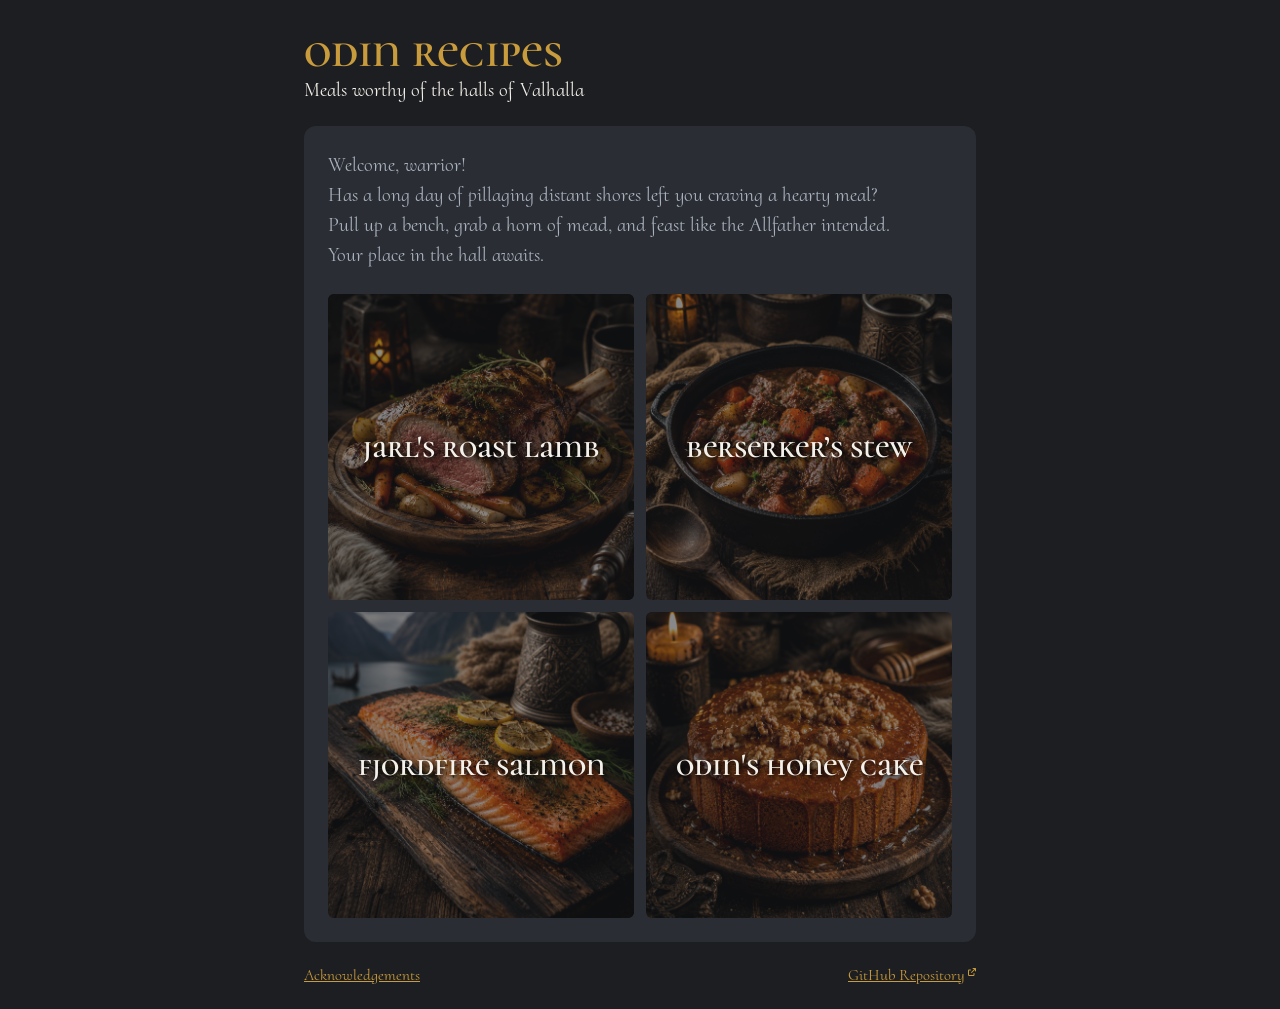
<file: index.html>
<!doctype html>
<html lang="en">
<head>
  <meta charset="UTF-8">
  <meta content="width=device-width, initial-scale=1" name="viewport">
  <link href="./assets/default.css" rel="stylesheet">
  <title>Odin Recipes</title>
</head>
<body>
  <header>
    <div id="site__title"><a href="./index.html"><h1>Odin Recipes</h1></a></div>
    <div id="site__subtitle">Meals worthy of the halls of Valhalla</div>
  </header>
  <main>
    <section>
      <p>Welcome, warrior!</p>
      <p>Has a long day of pillaging distant shores left you craving a hearty meal?</p>
      <p>Pull up a bench, grab a horn of mead, and feast like the Allfather intended.</p>
      <p>Your place in the hall awaits.</p>
    </section>

    <section class="recipes">
      <a class="recipe__card" href="./recipes/jarls-roast-lamb.html">
        <p class="recipe__name">Jarl's Roast Lamb</p>
        <img alt="Jarl's Roast Lamb" class="recipe__image" src="./assets/images/f7678df5abf7.png">
      </a>
      <a class="recipe__card" href="./recipes/berserkers-stew.html">
        <p class="recipe__name">Berserker’s Stew</p>
        <img alt="Berserker’s Stew" class="recipe__image" src="./assets/images/8103312cc3ab.png">
      </a>
      <a class="recipe__card" href="./recipes/fjordfire-salmon.html">
        <p class="recipe__name">Fjordfire Salmon</p>
        <img alt="Fjordfire Salmon" class="recipe__image" src="./assets/images/a876456f0e46.png">
      </a>
      <a class="recipe__card" href="./recipes/odins-honey-cake.html">
        <p class="recipe__name">Odin's Honey Cake</p>
        <img alt="Odin's Honey Cake" class="recipe__image" src="./assets/images/fd5658f6d275.png">
      </a>
    </section>
  </main>
  <footer>
    <small><a href="./acknowledgements.html">Acknowledgements</a></small>
    <small><a href="https://github.com/TuringTVPI/odin-recipes" rel="noopener noreferrer" target="_blank">GitHub Repository</a></small>
  </footer>
</body>
</html>
</file>
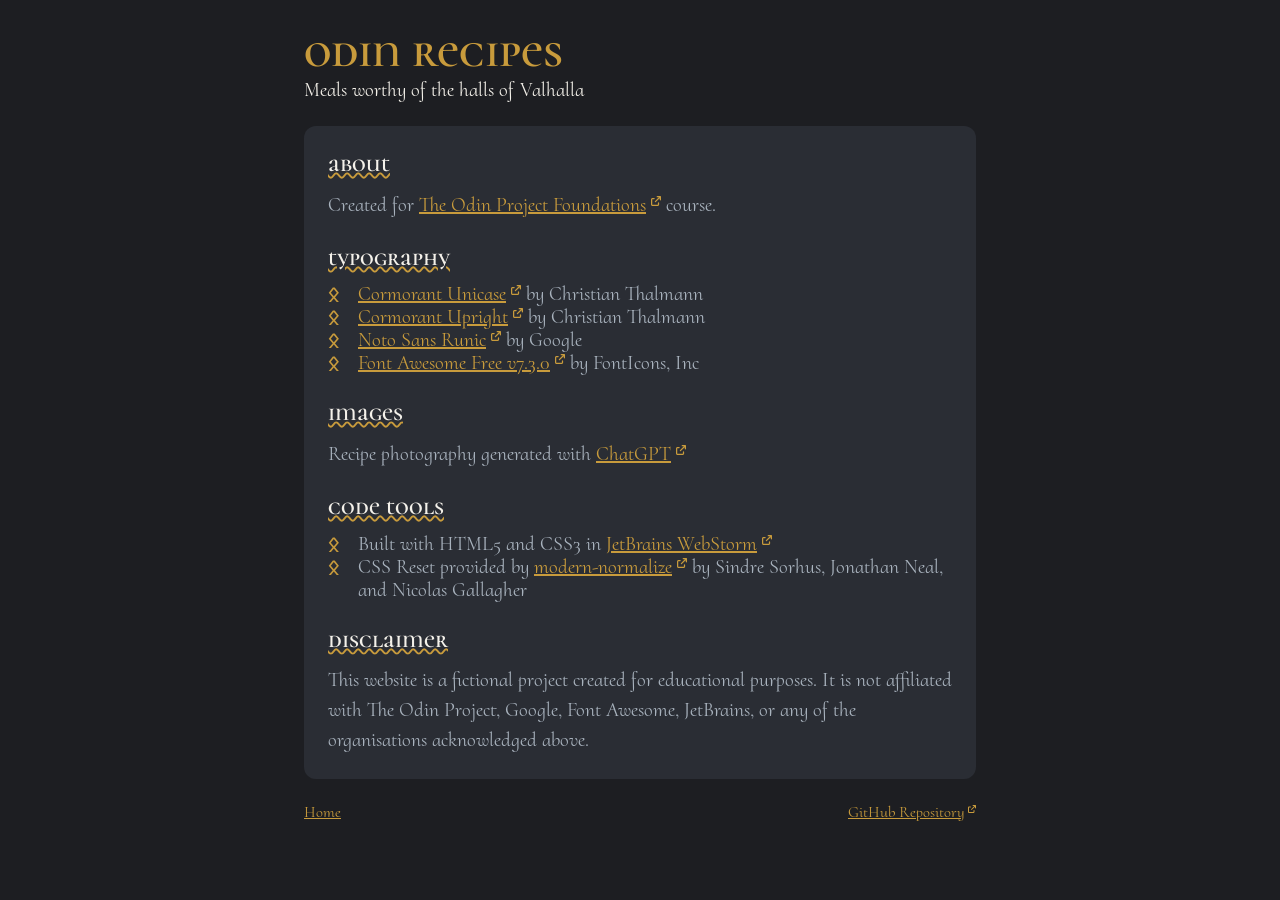
<file: acknowledgements.html>
<!doctype html>
<html lang="en">
<head>
  <meta charset="UTF-8">
  <meta content="width=device-width, initial-scale=1" name="viewport">
  <link href="./assets/default.css" rel="stylesheet">
  <title>Acknowledgements | Odin Recipes</title>
</head>
<body>
  <header>
    <div id="site__title"><a href="./index.html">Odin Recipes</a></div>
    <div id="site__subtitle">Meals worthy of the halls of Valhalla</div>
  </header>
  <main>
    <section>
      <h2>About</h2>
      <p>Created for <a href="https://www.theodinproject.com/paths/foundations/courses/foundations"
                        rel="noopener noreferrer"
                        target="_blank">The Odin Project Foundations</a>
         course.</p>
    </section>

    <section>
      <h2>Typography</h2>
      <ul>
        <li><a href="https://fonts.google.com/specimen/Cormorant+Unicase"
               rel="noopener noreferrer"
               target="_blank">Cormorant Unicase</a> by Christian Thalmann
        </li>
        <li><a href="https://fonts.google.com/specimen/Cormorant+Upright"
               rel="noopener noreferrer"
               target="_blank">Cormorant Upright</a> by Christian Thalmann
        </li>
        <li><a href="https://fonts.google.com/specimen/Noto+Sans+Runic"
               rel="noopener noreferrer"
               target="_blank">Noto Sans Runic</a> by Google
        </li>
        <li><a href="https://fontawesome.com"
               rel="noopener noreferrer"
               target="_blank">Font Awesome Free v7.3.0</a> by FontIcons, Inc
        </li>
      </ul>
    </section>

    <section>
      <h2>Images</h2>
      <p>Recipe photography generated with <a href="https://chatgpt.com"
                                              rel="noopener noreferrer"
                                              target="_blank">ChatGPT</a></p>
    </section>

    <section>
      <h2>Code Tools</h2>
      <ul>
        <li>Built with HTML5 and CSS3 in <a href="https://www.jetbrains.com/webstorm/"
                                            rel="noopener noreferrer"
                                            target="_blank">JetBrains WebStorm</a></li>
        <li>CSS Reset provided by <a href="https://github.com/sindresorhus/modern-normalize"
                                     rel="noopener noreferrer"
                                     target="_blank">modern-normalize</a> by Sindre Sorhus, Jonathan Neal, and Nicolas Gallagher
        </li>
      </ul>
    </section>

    <section>
      <h2>Disclaimer</h2>
      <p>This website is a fictional project created for educational purposes. It is not affiliated with The Odin Project, Google, Font Awesome, JetBrains, or any of the organisations acknowledged above.</p>
    </section>
  </main>

  <footer>
    <small><a href="./index.html">Home</a></small>
    <small><a href="https://github.com/TuringTVPI/odin-recipes" rel="noopener noreferrer" target="_blank">GitHub Repository</a></small>
  </footer>
</body>
</html>
</file>
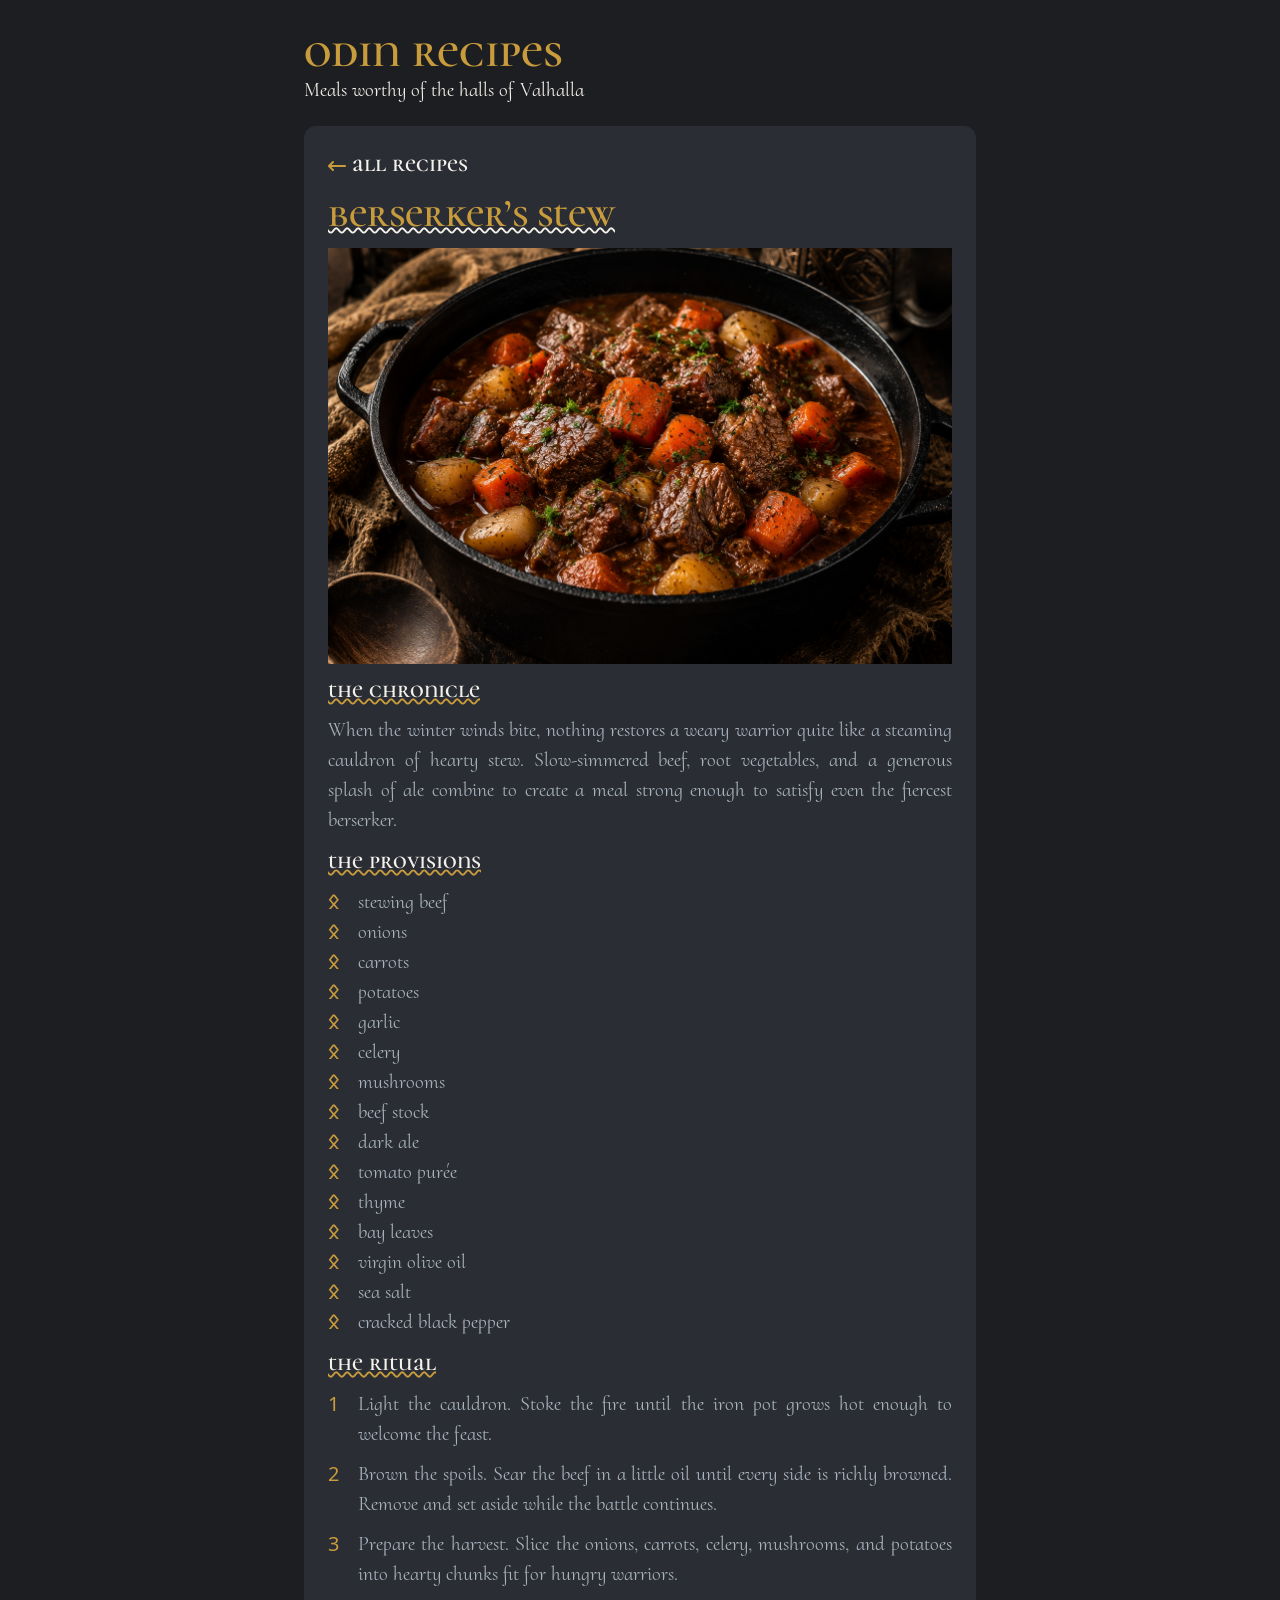
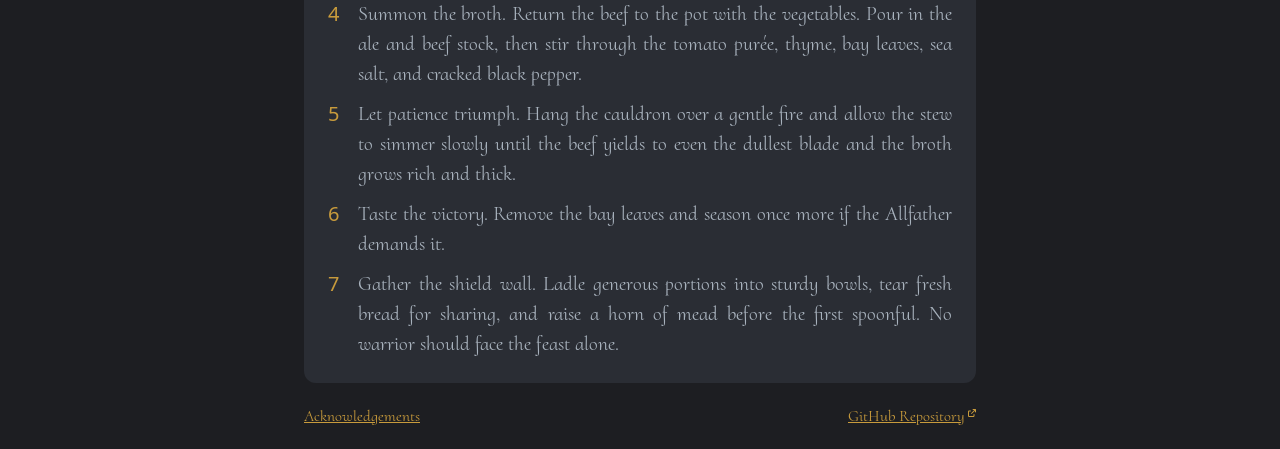
<file: recipes/berserkers-stew.html>
<!doctype html>
<html lang="en">
<head>
  <meta charset="UTF-8">
  <meta content="width=device-width, initial-scale=1" name="viewport">
  <link href="../assets/default.css" rel="stylesheet">
  <title>Berserker’s Stew | Odin Recipes</title>
</head>
<body>
  <header>
    <div id="site__title"><a href="../index.html">Odin Recipes</a></div>
    <div id="site__subtitle">Meals worthy of the halls of Valhalla</div>
  </header>
  <main>
    <section class="recipe__hero">
      <header>
        <a class="breadcrumb" href="../index.html">All recipes</a>
        <h1>Berserker’s Stew</h1>
      </header>
      <img alt="Berserker’s Stew" src="../assets/images/8103312cc3ab.png">
      <section>
        <h2>The Chronicle</h2>
        <p>When the winter winds bite, nothing restores a weary warrior quite like a steaming cauldron of hearty stew. Slow-simmered beef, root vegetables, and a generous splash of ale combine to create a meal strong enough to satisfy even the fiercest
           berserker.</p>
      </section>
      <section>
        <h2>The Provisions</h2>
        <ul>
          <li>stewing beef</li>
          <li>onions</li>
          <li>carrots</li>
          <li>potatoes</li>
          <li>garlic</li>
          <li>celery</li>
          <li>mushrooms</li>
          <li>beef stock</li>
          <li>dark ale</li>
          <li>tomato purée</li>
          <li>thyme</li>
          <li>bay leaves</li>
          <li>virgin olive oil</li>
          <li>sea salt</li>
          <li>cracked black pepper</li>
        </ul>
      </section>
      <section>
        <h2>The Ritual</h2>
        <ol>
          <li>Light the cauldron. Stoke the fire until the iron pot grows hot enough to welcome the feast.</li>
          <li>Brown the spoils. Sear the beef in a little oil until every side is richly browned. Remove and set aside while the battle continues.</li>
          <li>Prepare the harvest. Slice the onions, carrots, celery, mushrooms, and potatoes into hearty chunks fit for hungry warriors.</li>
          <li>Summon the broth. Return the beef to the pot with the vegetables. Pour in the ale and beef stock, then stir through the tomato purée, thyme, bay leaves, sea salt, and cracked black pepper.</li>
          <li>Let patience triumph. Hang the cauldron over a gentle fire and allow the stew to simmer slowly until the beef yields to even the dullest blade and the broth grows rich and thick.</li>
          <li>Taste the victory. Remove the bay leaves and season once more if the Allfather demands it.</li>
          <li>Gather the shield wall. Ladle generous portions into sturdy bowls, tear fresh bread for sharing, and raise a horn of mead before the first spoonful. No warrior should face the feast alone.</li>
        </ol>
      </section>
    </section>
  </main>
  <footer>
    <small><a href="../acknowledgements.html">Acknowledgements</a></small>
    <small><a href="https://github.com/TuringTVPI/odin-recipes" rel="noopener noreferrer" target="_blank">GitHub Repository</a></small>
  </footer>
</body>
</html>
</file>
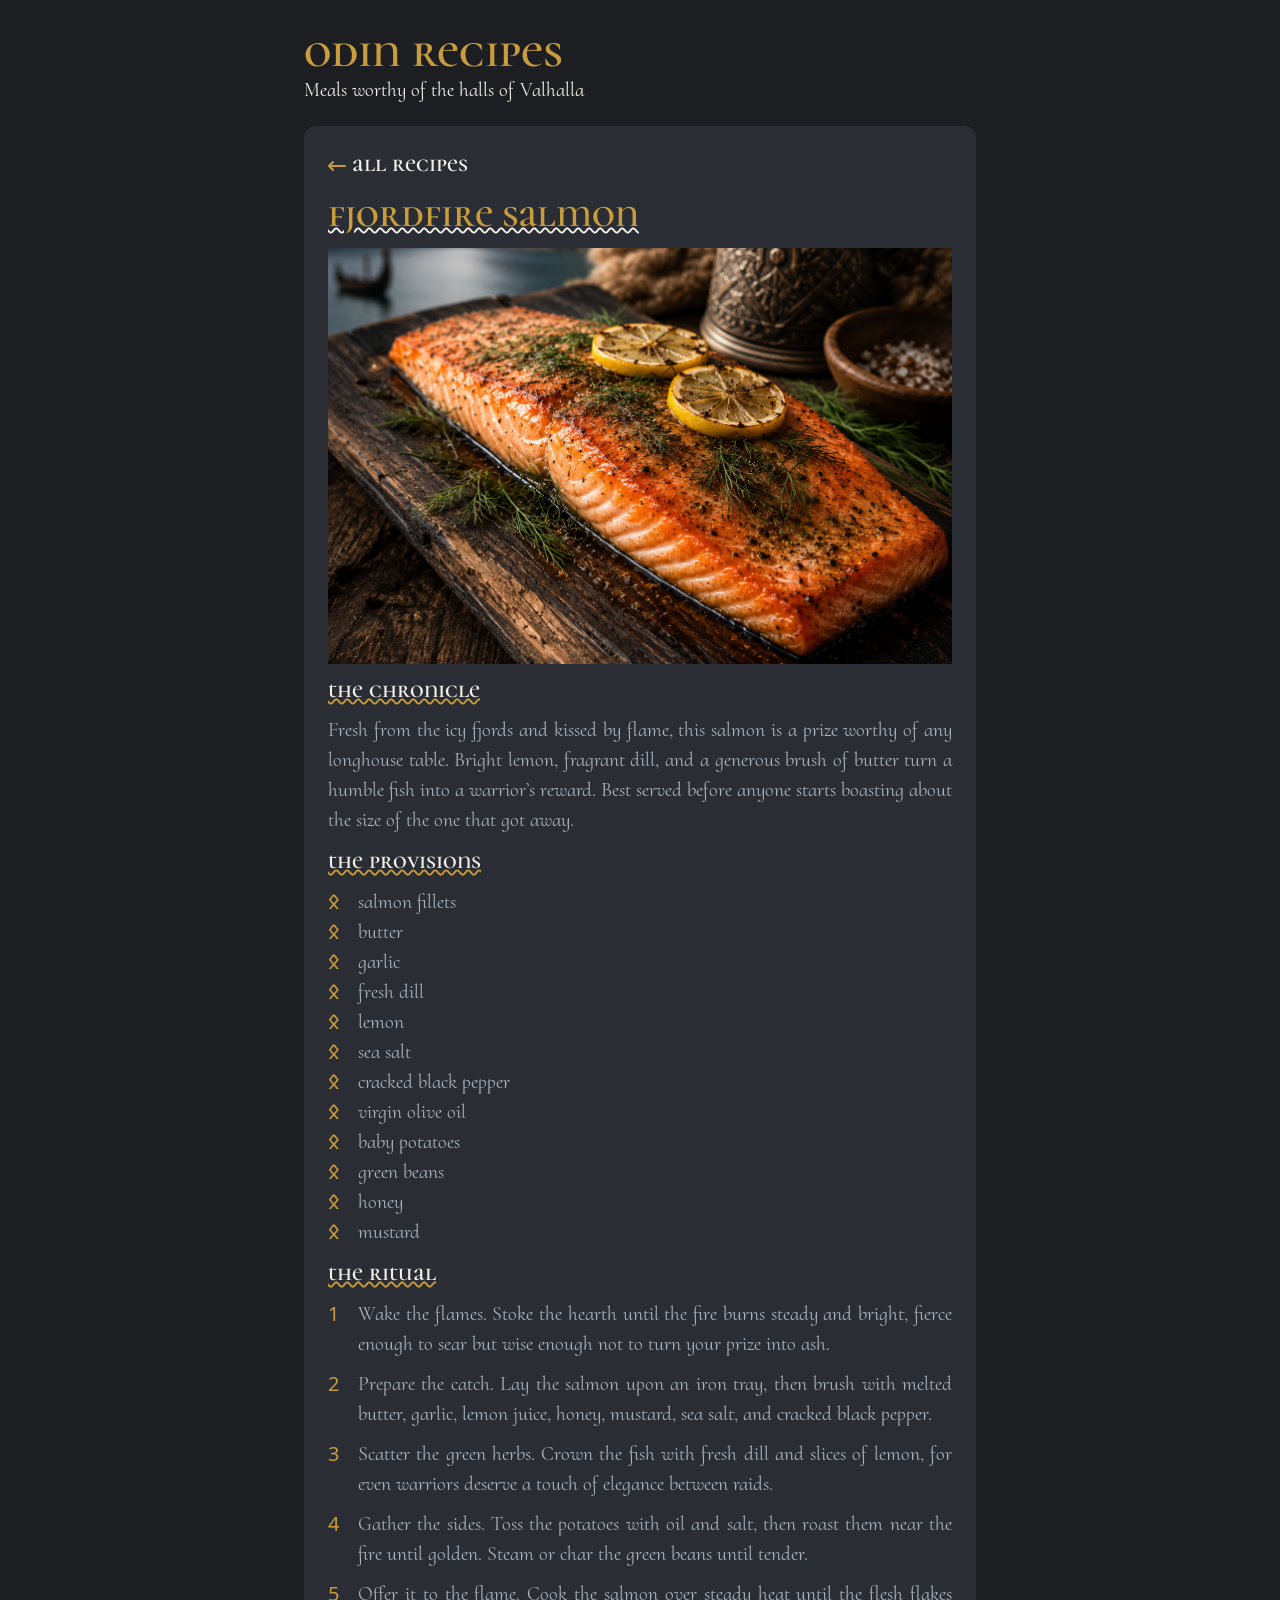
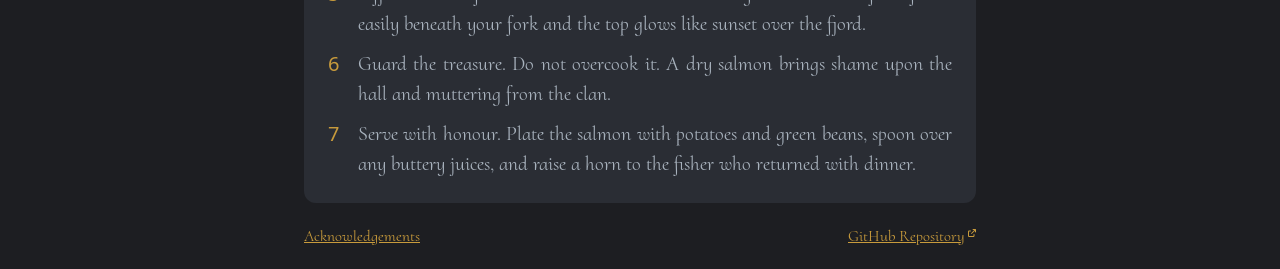
<file: recipes/fjordfire-salmon.html>
<!doctype html>
<html lang="en">
<head>
  <meta charset="UTF-8">
  <meta content="width=device-width, initial-scale=1" name="viewport">
  <link href="../assets/default.css" rel="stylesheet">
  <title>Fjordfire Salmon | Odin Recipes</title>
</head>
<body>
  <header>
    <div id="site__title"><a href="../index.html">Odin Recipes</a></div>
    <div id="site__subtitle">Meals worthy of the halls of Valhalla</div>
  </header>
  <main>
    <section class="recipe__hero">
      <header>
        <a class="breadcrumb" href="../index.html">All recipes</a>
        <h1>Fjordfire Salmon</h1>
      </header>
      <img alt="Fjordfire Salmon" src="../assets/images/a876456f0e46.png">
      <section>
        <h2>The Chronicle</h2>
        <p>Fresh from the icy fjords and kissed by flame, this salmon is a prize worthy of any longhouse table. Bright lemon, fragrant dill, and a generous brush of butter turn a humble fish into a warrior’s reward. Best served before anyone starts
           boasting about the size of the one that got away.</p>
      </section>
      <section>
        <h2>The Provisions</h2>
        <ul>
          <li>salmon fillets</li>
          <li>butter</li>
          <li>garlic</li>
          <li>fresh dill</li>
          <li>lemon</li>
          <li>sea salt</li>
          <li>cracked black pepper</li>
          <li>virgin olive oil</li>
          <li>baby potatoes</li>
          <li>green beans</li>
          <li>honey</li>
          <li>mustard</li>
        </ul>
      </section>
      <section>
        <h2>The Ritual</h2>
        <ol>
          <li>Wake the flames. Stoke the hearth until the fire burns steady and bright, fierce enough to sear but wise enough not to turn your prize into ash.</li>
          <li>Prepare the catch. Lay the salmon upon an iron tray, then brush with melted butter, garlic, lemon juice, honey, mustard, sea salt, and cracked black pepper.</li>
          <li>Scatter the green herbs. Crown the fish with fresh dill and slices of lemon, for even warriors deserve a touch of elegance between raids.</li>
          <li>Gather the sides. Toss the potatoes with oil and salt, then roast them near the fire until golden. Steam or char the green beans until tender.</li>
          <li>Offer it to the flame. Cook the salmon over steady heat until the flesh flakes easily beneath your fork and the top glows like sunset over the fjord.</li>
          <li>Guard the treasure. Do not overcook it. A dry salmon brings shame upon the hall and muttering from the clan.</li>
          <li>Serve with honour. Plate the salmon with potatoes and green beans, spoon over any buttery juices, and raise a horn to the fisher who returned with dinner.</li>
        </ol>
      </section>
    </section>
  </main>
  <footer>
    <small><a href="../acknowledgements.html">Acknowledgements</a></small>
    <small><a href="https://github.com/TuringTVPI/odin-recipes" rel="noopener noreferrer" target="_blank">GitHub Repository</a></small>
  </footer>
</body>
</html>
</file>
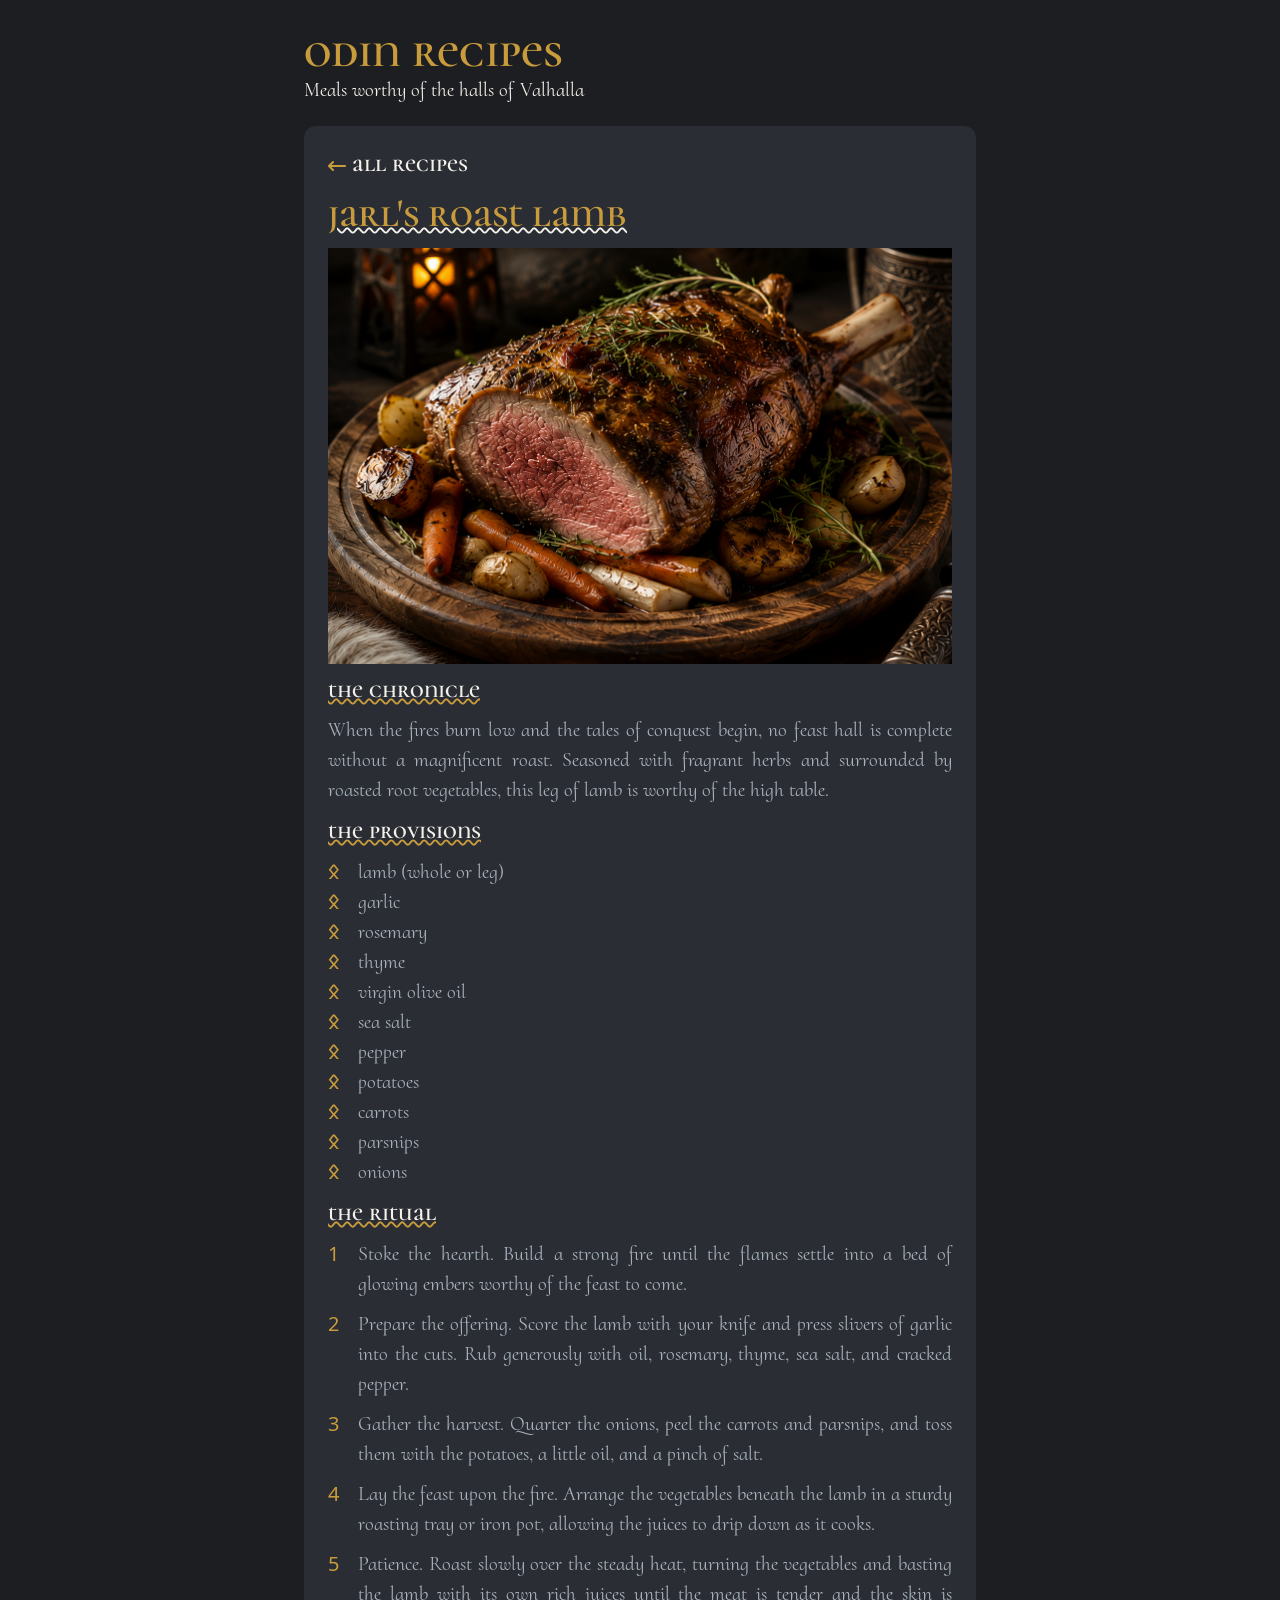
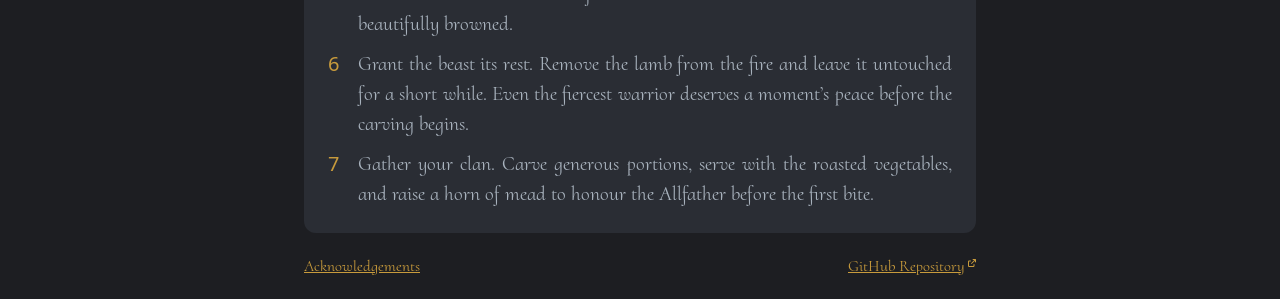
<file: recipes/jarls-roast-lamb.html>
<!doctype html>
<html lang="en">
<head>
  <meta charset="UTF-8">
  <meta content="width=device-width, initial-scale=1" name="viewport">
  <link href="../assets/default.css" rel="stylesheet">
  <title>Jarl's Roast Lamb | Odin Recipes</title>
</head>
<body>
  <header>
    <div id="site__title"><a href="../index.html">Odin Recipes</a></div>
    <div id="site__subtitle">Meals worthy of the halls of Valhalla</div>
  </header>
  <main>
    <section class="recipe__hero">
      <header>
        <a class="breadcrumb" href="../index.html">All recipes</a>
        <h1>Jarl's Roast Lamb</h1>
      </header>
      <img alt="Jarl's Roast Lamb" src="../assets/images/f7678df5abf7.png">
      <section>
        <h2>The Chronicle</h2>
        <p>When the fires burn low and the tales of conquest begin, no feast hall is complete without a magnificent roast. Seasoned with fragrant herbs and surrounded by roasted root vegetables, this leg of lamb is worthy of the high table.</p>
      </section>
      <section>
        <h2>The Provisions</h2>
        <ul>
          <li>lamb (whole or leg)</li>
          <li>garlic</li>
          <li>rosemary</li>
          <li>thyme</li>
          <li>virgin olive oil</li>
          <li>sea salt</li>
          <li>pepper</li>
          <li>potatoes</li>
          <li>carrots</li>
          <li>parsnips</li>
          <li>onions</li>
        </ul>
      </section>
      <section>
        <h2>The Ritual</h2>
        <ol>
          <li>Stoke the hearth. Build a strong fire until the flames settle into a bed of glowing embers worthy of the feast to come.</li>
          <li>Prepare the offering. Score the lamb with your knife and press slivers of garlic into the cuts. Rub generously with oil, rosemary, thyme, sea salt, and cracked pepper.</li>
          <li>Gather the harvest. Quarter the onions, peel the carrots and parsnips, and toss them with the potatoes, a little oil, and a pinch of salt.</li>
          <li>Lay the feast upon the fire. Arrange the vegetables beneath the lamb in a sturdy roasting tray or iron pot, allowing the juices to drip down as it cooks.</li>
          <li>Patience. Roast slowly over the steady heat, turning the vegetables and basting the lamb with its own rich juices until the meat is tender and the skin is beautifully browned.</li>
          <li>Grant the beast its rest. Remove the lamb from the fire and leave it untouched for a short while. Even the fiercest warrior deserves a moment’s peace before the carving begins.</li>
          <li>Gather your clan. Carve generous portions, serve with the roasted vegetables, and raise a horn of mead to honour the Allfather before the first bite.</li>
        </ol>
      </section>
    </section>
  </main>
  <footer>
    <small><a href="../acknowledgements.html">Acknowledgements</a></small>
    <small><a href="https://github.com/TuringTVPI/odin-recipes" rel="noopener noreferrer" target="_blank">GitHub Repository</a></small>
  </footer>
</body>
</html>
</file>
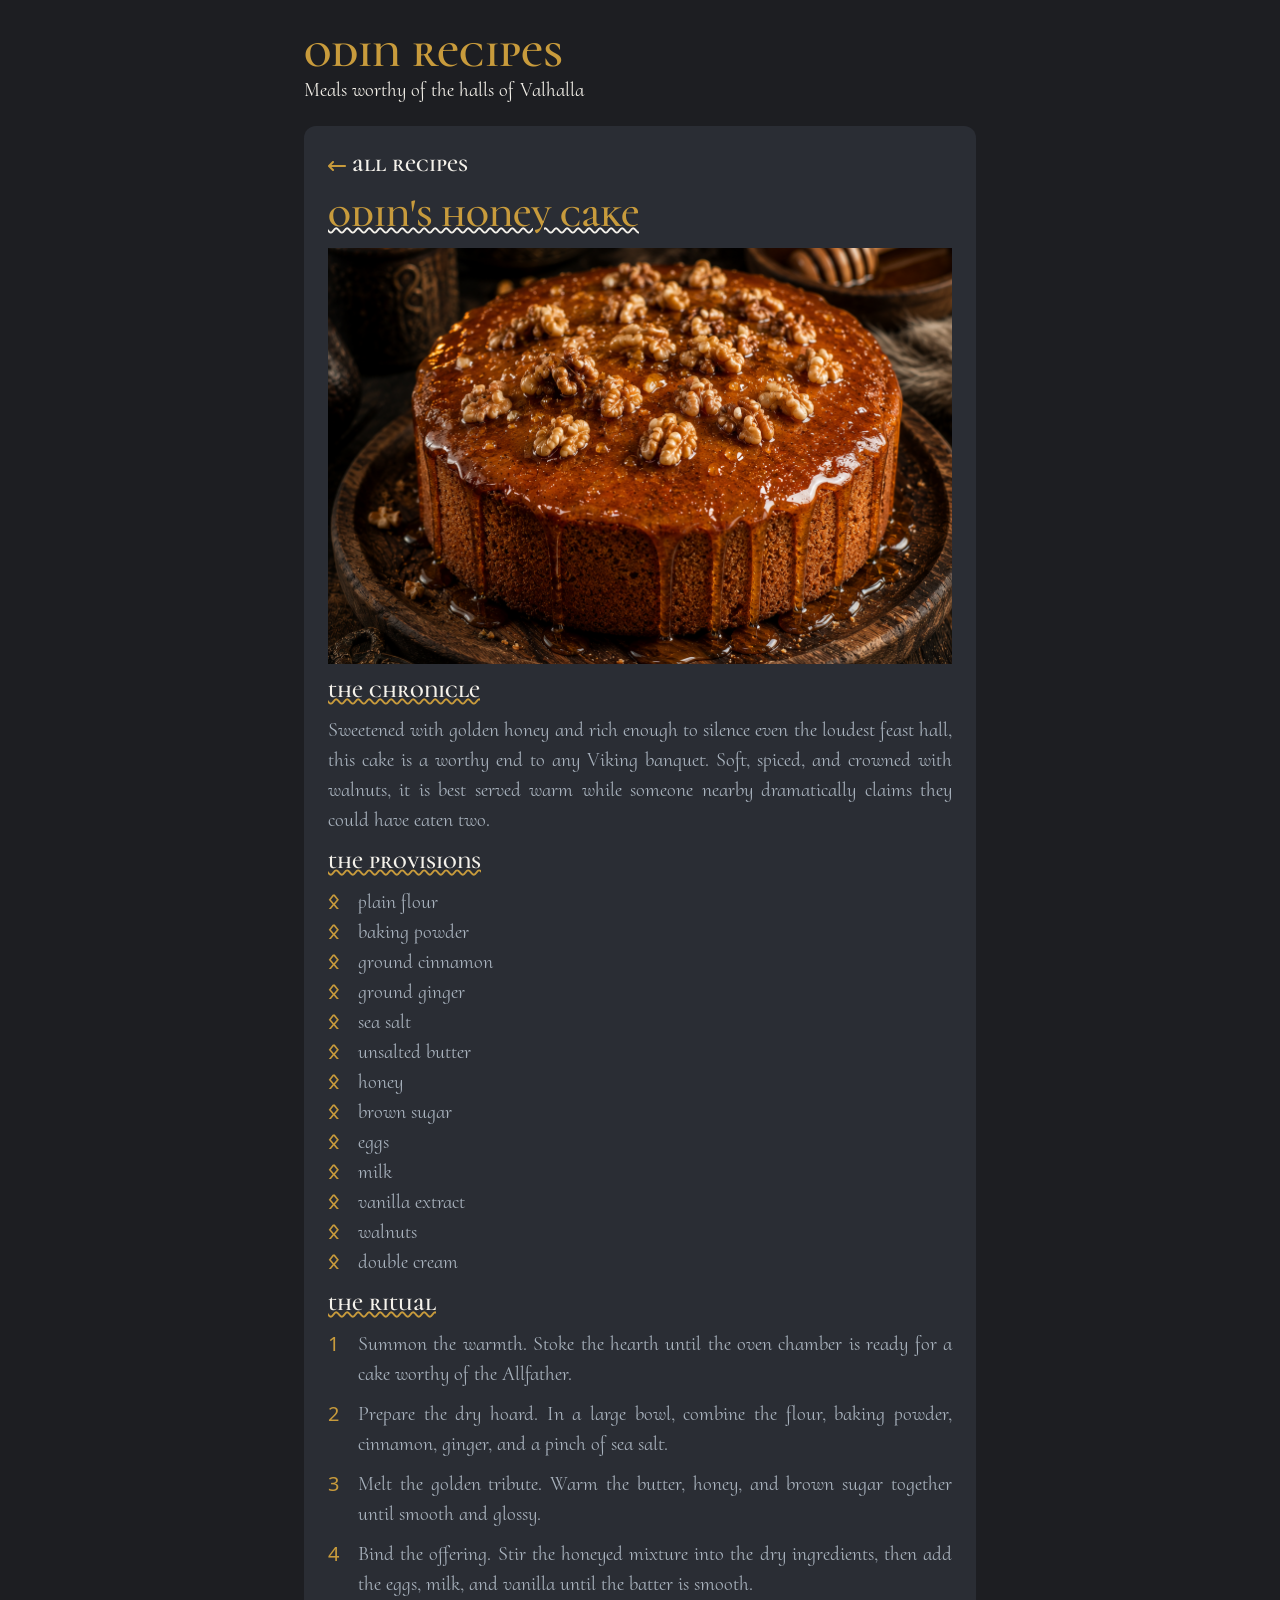
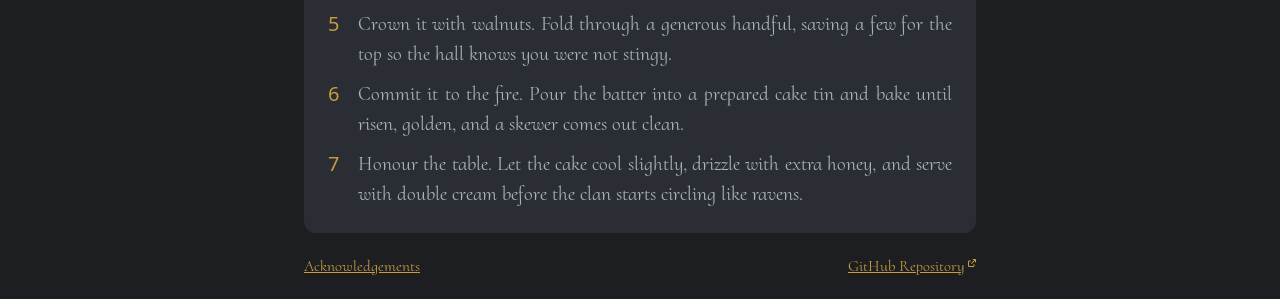
<file: recipes/odins-honey-cake.html>
<!doctype html>
<html lang="en">
<head>
  <meta charset="UTF-8">
  <meta content="width=device-width, initial-scale=1" name="viewport">
  <link href="../assets/default.css" rel="stylesheet">
  <title>Odin's Honey Cake | Odin Recipes</title>
</head>
<body>
  <header>
    <div id="site__title"><a href="../index.html">Odin Recipes</a></div>
    <div id="site__subtitle">Meals worthy of the halls of Valhalla</div>
  </header>
  <main>
    <section class="recipe__hero">
      <header>
        <a class="breadcrumb" href="../index.html">All recipes</a>
        <h1>Odin's Honey Cake</h1>
      </header>
      <img alt="Odin's Honey Cake" src="../assets/images/fd5658f6d275.png">
      <section>
        <h2>The Chronicle</h2>
        <p>Sweetened with golden honey and rich enough to silence even the loudest feast hall, this cake is a worthy end to any Viking banquet. Soft, spiced, and crowned with walnuts, it is best served warm while someone nearby dramatically claims they
           could have eaten two.</p>
      </section>
      <section>
        <h2>The Provisions</h2>
        <ul>
          <li>plain flour</li>
          <li>baking powder</li>
          <li>ground cinnamon</li>
          <li>ground ginger</li>
          <li>sea salt</li>
          <li>unsalted butter</li>
          <li>honey</li>
          <li>brown sugar</li>
          <li>eggs</li>
          <li>milk</li>
          <li>vanilla extract</li>
          <li>walnuts</li>
          <li>double cream</li>
        </ul>
      </section>
      <section>
        <h2>The Ritual</h2>
        <ol>
          <li>Summon the warmth. Stoke the hearth until the oven chamber is ready for a cake worthy of the Allfather.</li>
          <li>Prepare the dry hoard. In a large bowl, combine the flour, baking powder, cinnamon, ginger, and a pinch of sea salt.</li>
          <li>Melt the golden tribute. Warm the butter, honey, and brown sugar together until smooth and glossy.</li>
          <li>Bind the offering. Stir the honeyed mixture into the dry ingredients, then add the eggs, milk, and vanilla until the batter is smooth.</li>
          <li>Crown it with walnuts. Fold through a generous handful, saving a few for the top so the hall knows you were not stingy.</li>
          <li>Commit it to the fire. Pour the batter into a prepared cake tin and bake until risen, golden, and a skewer comes out clean.</li>
          <li>Honour the table. Let the cake cool slightly, drizzle with extra honey, and serve with double cream before the clan starts circling like ravens.</li>
        </ol>
      </section>
    </section>
  </main>
  <footer>
    <small><a href="../acknowledgements.html">Acknowledgements</a></small>
    <small><a href="https://github.com/TuringTVPI/odin-recipes" rel="noopener noreferrer" target="_blank">GitHub Repository</a></small>
  </footer>
</body>
</html>
</file>
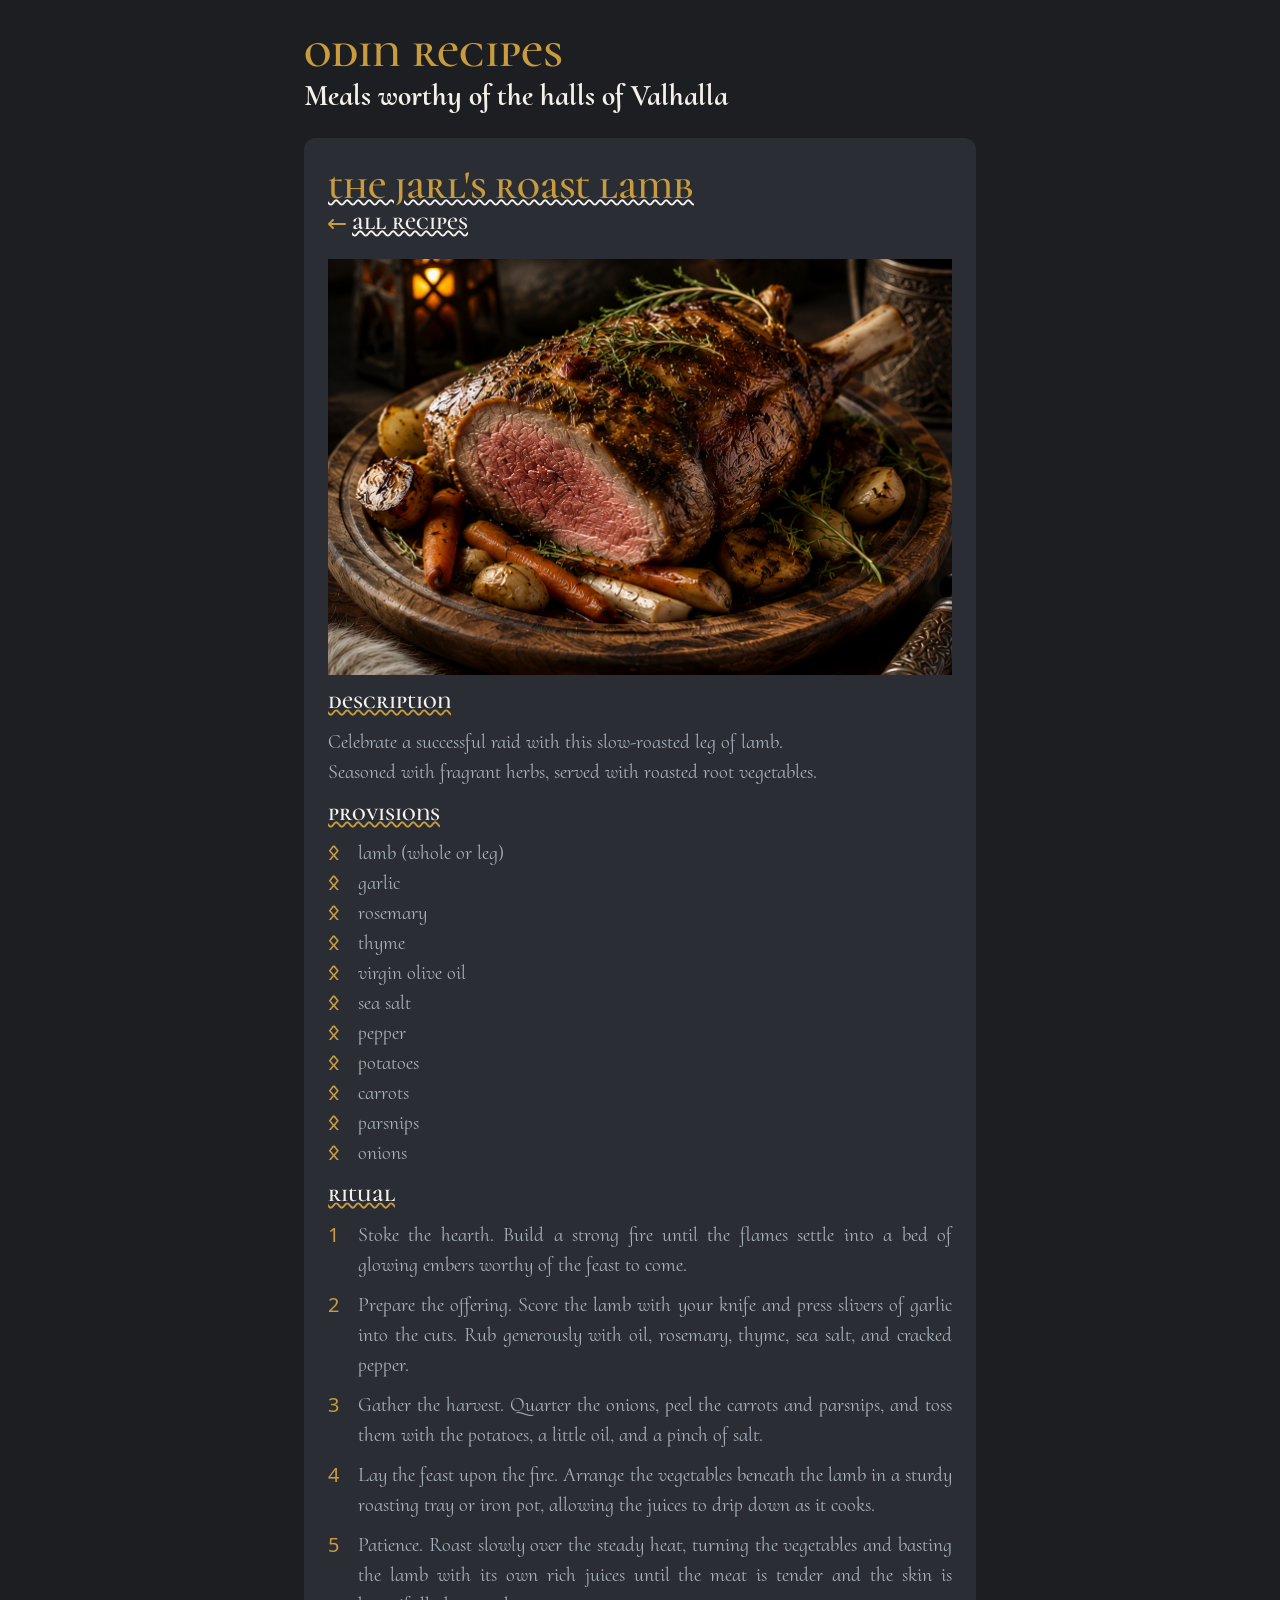
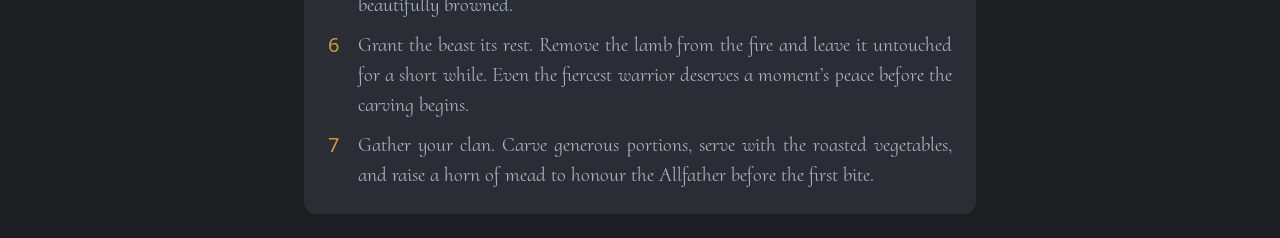
<file: recipes/the-jarls-roast-lamb.html>
<!doctype html>
<html lang="en">
<head>
  <meta charset="UTF-8">
  <meta name="viewport" content="width=device-width, initial-scale=1">
  <link rel="stylesheet" href="../assets/default.css">
  <title>The Jarl's Roast Lamb | Odin Recipes</title>
</head>
<body>
  <header>
    <h1>Odin Recipes</h1>
    <h2>Meals worthy of the halls of Valhalla</h2>
  </header>
  <main>
    <section class="recipe__hero">
      <h1>The Jarl's Roast Lamb<a class="breadcrumb" href="../index.html">All recipes</a></h1>
      <img src="../assets/images/f7678df5abf7.png" alt="The Jarl's Roast Lamb">
      <section>
        <h2>Description</h2>
        <p>Celebrate a successful raid with this slow-roasted leg of lamb. <br>Seasoned with fragrant herbs, served with roasted root vegetables.</p>
      </section>
      <section>
        <h2>Provisions</h2>
        <ul>
          <li>lamb (whole or leg)</li>
          <li>garlic</li>
          <li>rosemary</li>
          <li>thyme</li>
          <li>virgin olive oil</li>
          <li>sea salt</li>
          <li>pepper</li>
          <li>potatoes</li>
          <li>carrots</li>
          <li>parsnips</li>
          <li>onions</li>
        </ul>
      </section>
      <section>
        <h2>Ritual</h2>
        <ol>
          <li>Stoke the hearth. Build a strong fire until the flames settle into a bed of glowing embers worthy of the feast to come.</li>
          <li>Prepare the offering. Score the lamb with your knife and press slivers of garlic into the cuts. Rub generously with oil, rosemary, thyme, sea salt, and cracked pepper.</li>
          <li>Gather the harvest. Quarter the onions, peel the carrots and parsnips, and toss them with the potatoes, a little oil, and a pinch of salt.</li>
          <li>Lay the feast upon the fire. Arrange the vegetables beneath the lamb in a sturdy roasting tray or iron pot, allowing the juices to drip down as it cooks.</li>
          <li>Patience. Roast slowly over the steady heat, turning the vegetables and basting the lamb with its own rich juices until the meat is tender and the skin is beautifully browned.</li>
          <li>Grant the beast its rest. Remove the lamb from the fire and leave it untouched for a short while. Even the fiercest warrior deserves a moment’s peace before the carving begins.</li>
          <li>Gather your clan. Carve generous portions, serve with the roasted vegetables, and raise a horn of mead to honour the Allfather before the first bite.</li>
        </ol>
      </section>
    </section>
  </main>
</body>
</html>
</file>
<file: assets/default.css>
@import url("https://cdn.jsdelivr.net/npm/modern-normalize@3.0.1/modern-normalize.min.css");
@import url('https://fonts.googleapis.com/css2?family=Cormorant+Unicase:wght@600&family=Cormorant+Upright&family=Noto+Sans+Runic&display=swap');

:root {
  --black:        #1D1E22;
  --light-black:  #2A2D34;
  --primary:      #C89B3C;
  --secondary:    #A8B2BD;
  --white:        #F4F1EA;

  --max-width:    720px;
  --padding:      24px;
  --padding-half: calc(var(--padding) / 2);
}

* {
  margin:  0;
  padding: 0;
}

html {
  color:            var(--secondary);
  background-color: var(--black);
}

body {
  font-family:    "Cormorant Upright", serif;
  font-size:      20px;
  font-weight:    400;
  font-style:     normal;
  display:        flex;
  flex-direction: column;
  margin:         0 auto;
  padding:        var(--padding);
  max-width:      var(--max-width);
  gap:            var(--padding);
}

main {
  padding:          var(--padding);
  border-radius:    var(--padding-half);
  background-color: var(--light-black);
  corner-shape:     bevel;
}

main,
.recipe__hero {
  display:        flex;
  flex-direction: column;
  gap:            var(--padding);
}

h1, #site__title a {
  font-family:     "Cormorant Unicase", serif;
  font-size:       3rem;
  font-weight:     600;
  font-style:      normal;
  text-decoration: none;
  text-transform:  lowercase;
  color:           var(--primary);
}

#site__title a:hover {
  text-decoration: underline;
  color:           var(--white);
}

h2, #site__subtitle {
  color: var(--white);
}

p {
  line-height: 1.5;
}

section.recipes {
  display:               grid;
  grid-template-columns: 1fr;
  gap:                   var(--padding-half);
}

section.recipes a {
  text-decoration: none;
  color:           inherit;
}

.recipe__card {
  position:        relative;
  display:         flex;
  overflow:        hidden;
  align-items:     center;
  flex-direction:  column;
  justify-content: center;
  padding:         calc(var(--padding) / 2);
  border-radius:   calc(var(--padding-half) / 2);
  aspect-ratio:    1/1;
  corner-shape:    bevel;
}

.recipe__card::before {
  position:         absolute;
  z-index:          1;
  content:          "";
  opacity:          0.5;
  background-color: var(--black);
  inset:            0;
}

.recipe__card:hover {
  z-index:    3;
  transform:  scale(1.05);
  box-shadow: var(--primary) 0 0 1rem;
}

.recipe__card:hover::before {
  background-color: transparent;
}

.recipe__name {
  font-family:    "Cormorant Unicase", serif;
  font-size:      2rem;
  font-weight:    600;
  font-style:     normal;
  line-height:    1.25;
  position:       relative;
  z-index:        2;
  user-select:    none;
  text-align:     center;
  text-transform: lowercase;
  color:          var(--white);
  text-shadow:    2px 2px 5px #000000;
}

.recipe__card:hover .recipe__name {
  opacity: 0;
}

.recipe__image {
  position:   absolute;
  z-index:    0;
  width:      100%;
  height:     100%;
  object-fit: cover;
  inset:      0;
}

.recipe__hero {
  gap: var(--padding-half);
}

.recipe__hero h1 {
  font-size:                 2.5rem;
  display:                   flex;
  align-items:               flex-start;
  flex-direction:            column;
  justify-content:           space-between;
  text-decoration:           underline;
  text-decoration-style:     wavy;
  text-decoration-thickness: .1rem;
  text-decoration-color:     var(--white);
}

a.breadcrumb {
  font-size:       1.5rem;
  display:         flex;
  align-items:     center;
  align-self:      flex-start;
  flex-direction:  row;
  width:           fit-content;
  text-decoration: none;
  color:           var(--white);
}

a.breadcrumb:hover {
  color: var(--primary);
}

a.breadcrumb::before {
  position:     relative;
  top:          0.05em;
  display:      inline-block;
  margin-right: .25em;
  width:        .75em;
  height:       .75em;
  content:      "";
  animation:    breadcrumb-wiggle 2s ease-in-out infinite;
  background:   bottom / contain no-repeat url("data:image/svg+xml,%3Csvg xmlns='http://www.w3.org/2000/svg' viewBox='0 0 576 512'%3E%3Cpath fill='%23C89B3C' d='M9.4 233.4c-12.5 12.5-12.5 32.8 0 45.3l128 128c12.5 12.5 32.8 12.5 45.3 0s12.5-32.8 0-45.3L109.3 288 544 288c17.7 0 32-14.3 32-32s-14.3-32-32-32l-434.7 0 73.4-73.4c12.5-12.5 12.5-32.8 0-45.3s-32.8-12.5-45.3 0l-128 128z'/%3E%3C/svg%3E");
}

a.breadcrumb:hover::before {
  background: bottom / contain no-repeat url("data:image/svg+xml,%3Csvg xmlns='http://www.w3.org/2000/svg' viewBox='0 0 576 512'%3E%3Cpath fill='%23A8B2BD' d='M9.4 233.4c-12.5 12.5-12.5 32.8 0 45.3l128 128c12.5 12.5 32.8 12.5 45.3 0s12.5-32.8 0-45.3L109.3 288 544 288c17.7 0 32-14.3 32-32s-14.3-32-32-32l-434.7 0 73.4-73.4c12.5-12.5 12.5-32.8 0-45.3s-32.8-12.5-45.3 0l-128 128z'/%3E%3C/svg%3E");
}

.recipe__hero section {
  text-align: justify;
}

.recipe__hero img {
  width:           100%;
  aspect-ratio:    3 / 2;
  object-fit:      cover;
  object-position: center;
}

.recipe__hero h2, section h2, a.breadcrumb {
  font-family:    "Cormorant Unicase", serif;
  font-size:      1.5rem;
  font-weight:    600;
  font-style:     normal;
  margin-bottom:  .5em;
  text-transform: lowercase;
}

section h2 {
  text-decoration:           underline;
  text-decoration-style:     wavy;
  text-decoration-thickness: .1rem;
  text-decoration-color:     var(--primary);
}

.recipe__hero ul, .recipe__hero ol {
  line-height: 1.5;
}

.recipe__hero li:first-of-type {
  margin-top: 1px;
}

ul, ol {
  list-style: none;
}

ul li, ol li {
  position:     relative;
  padding-left: 1.5em;
}

ol li {
  counter-increment: ritual;
}

ul li::before, ol li::before {
  font-family: "Noto Sans Runic", sans-serif;
  font-weight: 400;
  font-style:  normal;
  position:    absolute;
  top:         0;
  left:        0;
}

ul li::before {
  content: "ᛟ";
  color:   var(--primary);
}

ol li::before {
  content: counter(ritual);
  color:   var(--primary);
}

ol li:not(:last-of-type) {
  margin-bottom: .5em;
}

footer {
  display:         flex;
  flex-direction:  row;
  justify-content: space-between;
}

footer a, a[rel="noopener noreferrer"] {
  color: var(--primary);
}

footer a:hover, a[rel="noopener noreferrer"]:hover {
  text-decoration: none;
}

a[rel="noopener noreferrer"]:after {
  position:    relative;
  top:         -0.25em;
  display:     inline-block;
  margin-left: 0.25em;
  width:       0.5em;
  height:      0.5em;
  content:     "";
  background:  center / contain no-repeat url("data:image/svg+xml,%3Csvg xmlns='http://www.w3.org/2000/svg' viewBox='0 0 512 512'%3E%3Cpath fill='%23C89B3C' d='M320 0c-17.7 0-32 14.3-32 32s14.3 32 32 32l82.7 0-201.4 201.4c-12.5 12.5-12.5 32.8 0 45.3s32.8 12.5 45.3 0L448 109.3 448 192c0 17.7 14.3 32 32 32s32-14.3 32-32l0-160c0-17.7-14.3-32-32-32L320 0zM80 96C35.8 96 0 131.8 0 176L0 432c0 44.2 35.8 80 80 80l256 0c44.2 0 80-35.8 80-80l0-80c0-17.7-14.3-32-32-32s-32 14.3-32 32l0 80c0 8.8-7.2 16-16 16L80 448c-8.8 0-16-7.2-16-16l0-256c0-8.8 7.2-16 16-16l80 0c17.7 0 32-14.3 32-32s-14.3-32-32-32L80 96z'/%3E%3C/svg%3E");
}

.recipe__card,
.recipe__card::before,
.recipe__name,
a.breadcrumb,
#site__title a {
  transition: all .25s ease-in-out;
}

@keyframes breadcrumb-wiggle {
  0%, 100% {
    transform: translateX(0);
  }

  50% {
    transform: translateX(-0.5em);
  }
}

@media (min-width: 480px) {
  section.recipes {
    grid-template-columns: 1fr 1fr;
  }
}
</file>
